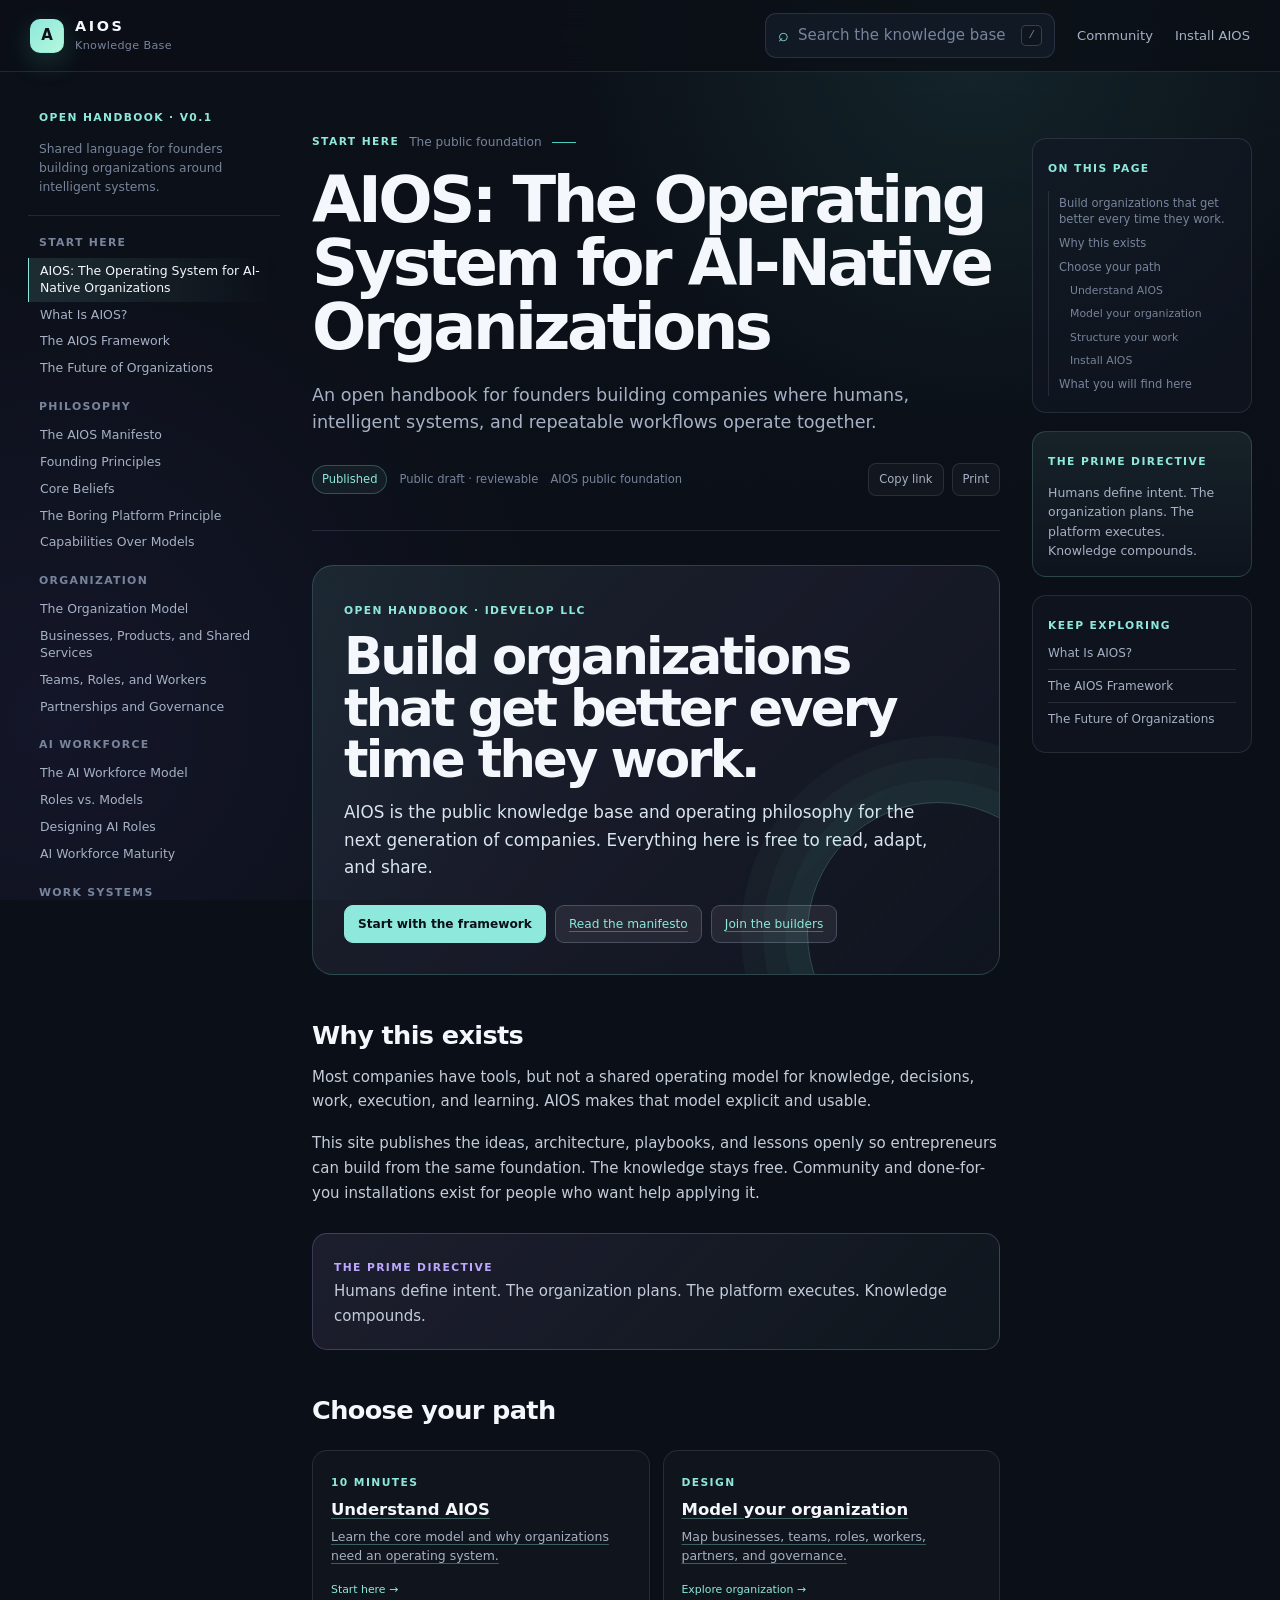
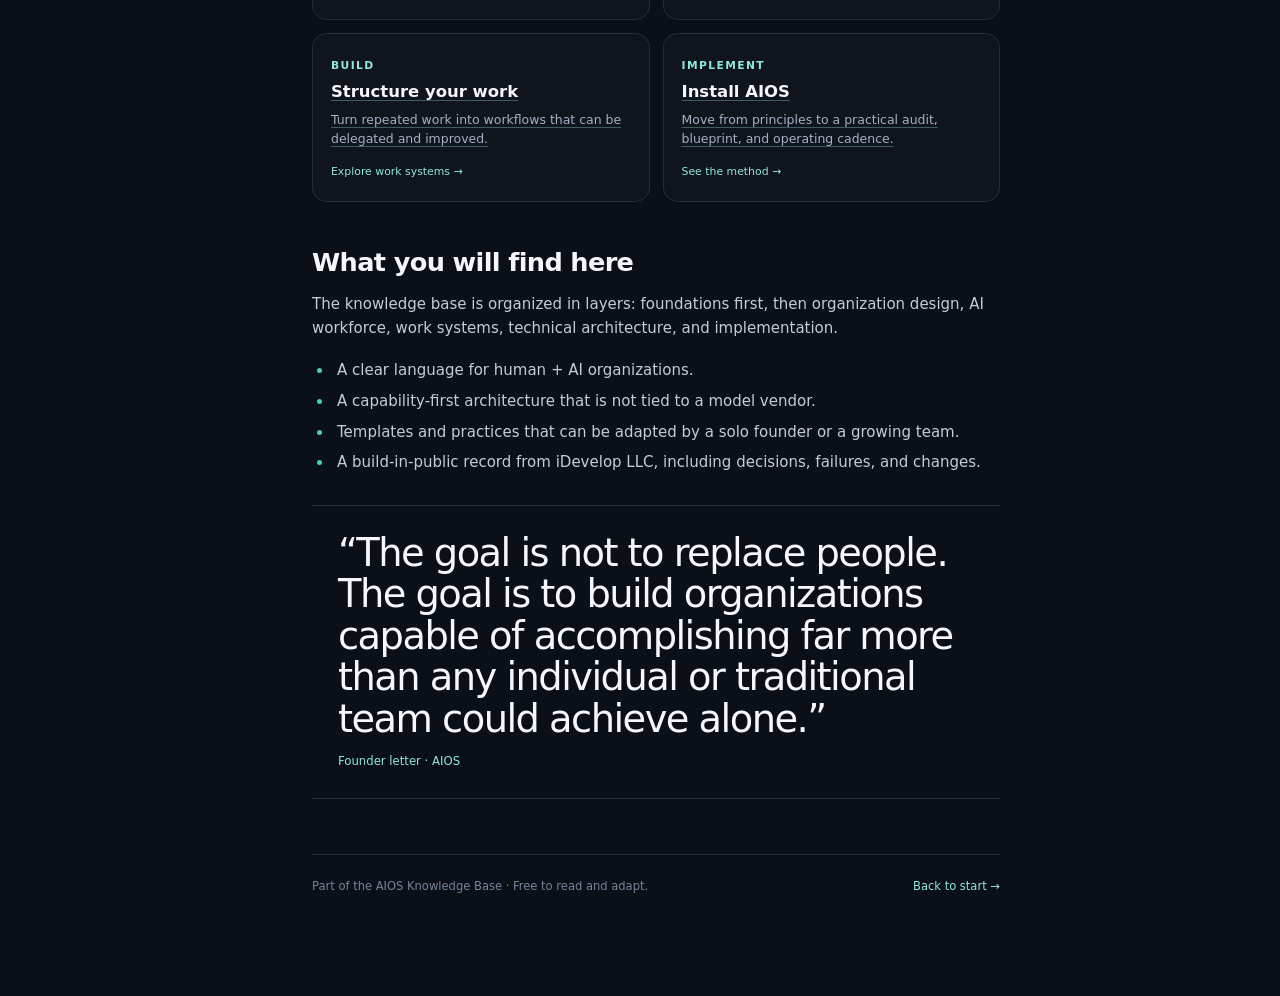
<file: index.html>
<!doctype html>
<html lang="en">
  <head>
    <meta charset="utf-8" />
    <meta name="viewport" content="width=device-width, initial-scale=1" />
    <meta name="description" content="The AIOS Knowledge Base: an open handbook for building AI-native organizations." />
    <meta name="theme-color" content="#0c1018" />
    <title>AIOS Knowledge Base</title>
    <link rel="canonical" href="https://ai.ryanshaw.xyz/" />
    <meta property="og:type" content="website" />
    <meta property="og:site_name" content="AIOS Knowledge Base" />
    <meta property="og:title" content="AIOS — The Operating System for AI-Native Organizations" />
    <meta property="og:description" content="An open handbook for founders building companies where humans, intelligent systems, and repeatable workflows operate together. Free to read, adapt, and share." />
    <meta property="og:url" content="https://ai.ryanshaw.xyz/" />
    <meta name="twitter:card" content="summary" />
    <meta name="twitter:title" content="AIOS — The Operating System for AI-Native Organizations" />
    <meta name="twitter:description" content="An open handbook for founders building AI-native organizations. Free to read, adapt, and share." />
    <link rel="icon" href="data:image/svg+xml,%3Csvg xmlns='http://www.w3.org/2000/svg' viewBox='0 0 64 64'%3E%3Crect width='64' height='64' rx='14' fill='%230c1018'/%3E%3Ctext x='32' y='44' font-family='Segoe UI,Arial,sans-serif' font-size='34' font-weight='700' fill='%237dd3fc' text-anchor='middle'%3EA%3C/text%3E%3C/svg%3E" />
    <script type="application/ld+json">
    {
      "@context": "https://schema.org",
      "@type": "WebSite",
      "name": "AIOS Knowledge Base",
      "url": "https://ai.ryanshaw.xyz/",
      "description": "An open handbook for building AI-native organizations.",
      "publisher": { "@type": "Organization", "name": "iDevelop LLC" }
    }
    </script>
    <link rel="stylesheet" href="styles.css" />
  </head>
  <body>
    <div class="site-bg" aria-hidden="true"></div>
    <header class="topbar">
      <a class="brand" href="#/welcome" aria-label="AIOS Knowledge Base home">
        <span class="brand-mark">A</span>
        <span>
          <strong>AIOS</strong>
          <small>Knowledge Base</small>
        </span>
      </a>
      <div class="topbar-actions">
        <button class="search-trigger" id="searchTrigger" type="button" aria-label="Search the knowledge base">
          <span class="search-icon">⌕</span>
          <span>Search the knowledge base</span>
          <kbd>/</kbd>
        </button>
        <a class="top-link" href="#/community">Community</a>
        <a class="top-link" href="#/installation-method">Install AIOS</a>
      </div>
    </header>

    <div class="layout">
      <aside class="sidebar" aria-label="Documentation navigation">
        <div class="sidebar-intro">
          <span class="eyebrow">Open handbook · v0.1</span>
          <p>Shared language for founders building organizations around intelligent systems.</p>
        </div>
        <nav id="nav" class="nav-tree"></nav>
        <div class="sidebar-footer">
          <span class="status-dot"></span>
          <span>Public foundation · July 2026</span>
        </div>
      </aside>

      <main id="app" class="content" tabindex="-1"></main>

      <aside class="right-rail" aria-label="Page tools">
        <div class="rail-card">
          <span class="eyebrow">On this page</span>
          <nav id="toc" class="toc"></nav>
        </div>
        <div class="rail-card accent-card">
          <span class="eyebrow">The prime directive</span>
          <p>Humans define intent. The organization plans. The platform executes. Knowledge compounds.</p>
        </div>
        <div class="rail-card">
          <span class="eyebrow">Keep exploring</span>
          <div id="related" class="related-links"></div>
        </div>
      </aside>
    </div>

    <div id="searchModal" class="search-modal" hidden>
      <div class="search-backdrop" data-close-search></div>
      <section class="search-dialog" role="dialog" aria-modal="true" aria-labelledby="searchTitle">
        <div class="search-dialog-head">
          <div>
            <span class="eyebrow">Knowledge search</span>
            <h2 id="searchTitle">Find your way through AIOS</h2>
          </div>
          <button class="icon-button" type="button" data-close-search aria-label="Close search">×</button>
        </div>
        <label class="search-input-wrap">
          <span class="search-icon">⌕</span>
          <input id="searchInput" type="search" placeholder="Try “AI workforce”, “knowledge”, or “founder leverage”" autocomplete="off" />
          <kbd>Esc</kbd>
        </label>
        <p class="search-hint">Search is local to this offline artifact. Results are ranked across every published page.</p>
        <div id="searchResults" class="search-results"></div>
      </section>
    </div>

    <script src="app.js"></script>
  </body>
</html>
</file>
<file: styles.css>
:root {
  --bg: #0b0f17;
  --panel: #121824;
  --panel-2: #151d2b;
  --panel-3: #0f1520;
  --line: rgba(177, 193, 221, 0.14);
  --line-strong: rgba(177, 193, 221, 0.25);
  --text: #f4f7fb;
  --muted: #a6b1c5;
  --muted-2: #77849b;
  --cyan: #8ee8dc;
  --cyan-strong: #49cdbc;
  --violet: #bca8ff;
  --amber: #ffd69b;
  --red: #ff9f9f;
  --green: #92e9b1;
  --shadow: 0 24px 80px rgba(0, 0, 0, 0.34);
  --radius: 18px;
  --max: 1540px;
  font-family: Inter, ui-sans-serif, system-ui, -apple-system, BlinkMacSystemFont, "Segoe UI", sans-serif;
}

* { box-sizing: border-box; }

html { scroll-behavior: smooth; }

body {
  margin: 0;
  min-width: 320px;
  background: var(--bg);
  color: var(--text);
  font-size: 15px;
  line-height: 1.65;
  -webkit-font-smoothing: antialiased;
}

button, input { font: inherit; }
button, a { -webkit-tap-highlight-color: transparent; }
a { color: inherit; text-decoration: none; }

.site-bg {
  position: fixed;
  inset: 0;
  z-index: -1;
  pointer-events: none;
  background:
    radial-gradient(circle at 76% 4%, rgba(77, 204, 190, 0.11), transparent 26rem),
    radial-gradient(circle at 4% 80%, rgba(129, 107, 255, 0.08), transparent 32rem),
    linear-gradient(180deg, #0c1018 0%, #0b0f17 65%, #0b0f17 100%);
}

.site-bg::before {
  content: "";
  position: absolute;
  inset: 0;
  opacity: 0.18;
  background-image: linear-gradient(rgba(255,255,255,0.04) 1px, transparent 1px), linear-gradient(90deg, rgba(255,255,255,0.04) 1px, transparent 1px);
  background-size: 44px 44px;
  mask-image: linear-gradient(180deg, black, transparent 76%);
}

.topbar {
  position: sticky;
  top: 0;
  z-index: 20;
  display: flex;
  align-items: center;
  justify-content: space-between;
  min-height: 72px;
  padding: 0 30px;
  background: rgba(11, 15, 23, 0.82);
  border-bottom: 1px solid var(--line);
  backdrop-filter: blur(20px);
}

.brand { display: inline-flex; align-items: center; gap: 11px; min-width: 220px; }
.brand-mark {
  display: grid;
  place-items: center;
  width: 34px;
  height: 34px;
  border: 1px solid rgba(142, 232, 220, 0.48);
  border-radius: 10px;
  color: var(--bg);
  font-weight: 900;
  background: linear-gradient(135deg, var(--cyan), #b4f8db);
  box-shadow: 0 8px 28px rgba(73, 205, 188, 0.22);
}
.brand strong { display: block; letter-spacing: 0.18em; font-size: 0.9rem; }
.brand small { display: block; margin-top: -2px; color: var(--muted-2); font-size: 0.7rem; letter-spacing: 0.03em; }
.topbar-actions { display: flex; align-items: center; gap: 22px; }
.top-link { color: var(--muted); font-size: 0.82rem; transition: color 160ms ease; }
.top-link:hover { color: var(--text); }

.search-trigger {
  display: flex;
  align-items: center;
  gap: 9px;
  min-width: 290px;
  padding: 9px 12px;
  border: 1px solid var(--line);
  border-radius: 11px;
  color: var(--muted-2);
  text-align: left;
  background: rgba(21, 29, 43, 0.76);
  cursor: pointer;
  transition: border 160ms ease, color 160ms ease, background 160ms ease;
}
.search-trigger:hover { color: var(--text); border-color: var(--line-strong); background: var(--panel-2); }
.search-icon { color: var(--cyan); font-size: 1.1rem; line-height: 1; }
kbd {
  margin-left: auto;
  padding: 1px 6px;
  border: 1px solid var(--line-strong);
  border-radius: 5px;
  color: var(--muted-2);
  font-size: 0.68rem;
  background: rgba(0, 0, 0, 0.16);
}

.layout {
  display: grid;
  grid-template-columns: 252px minmax(0, 1fr) 220px;
  gap: 32px;
  width: min(var(--max), calc(100% - 56px));
  margin: 0 auto;
}

.sidebar {
  position: sticky;
  top: 72px;
  height: calc(100vh - 72px);
  overflow-y: auto;
  padding: 32px 0 26px;
  scrollbar-width: thin;
  scrollbar-color: var(--line-strong) transparent;
}
.sidebar-intro { padding: 0 11px 18px; border-bottom: 1px solid var(--line); }
.sidebar-intro p { margin: 11px 0 0; color: var(--muted-2); font-size: 0.77rem; line-height: 1.55; }
.eyebrow { display: inline-block; color: var(--cyan); font-size: 0.67rem; font-weight: 800; letter-spacing: 0.13em; line-height: 1.3; text-transform: uppercase; }
.nav-tree { padding: 18px 0; }
.nav-section { margin-bottom: 16px; }
.nav-section-title { display: block; margin: 0 11px 6px; color: var(--muted-2); font-size: 0.68rem; font-weight: 800; letter-spacing: 0.12em; text-transform: uppercase; }
.nav-link { display: block; padding: 5px 11px; border-left: 1px solid transparent; border-radius: 0 8px 8px 0; color: var(--muted); font-size: 0.78rem; line-height: 1.35; transition: all 150ms ease; }
.nav-link:hover { color: var(--text); background: rgba(255,255,255,0.04); }
.nav-link.active { border-left-color: var(--cyan); color: var(--text); background: linear-gradient(90deg, rgba(142,232,220,0.13), transparent); }
.sidebar-footer { display: flex; align-items: center; gap: 8px; padding: 13px 11px; color: var(--muted-2); font-size: 0.67rem; border-top: 1px solid var(--line); }
.status-dot { display: inline-block; width: 7px; height: 7px; border-radius: 50%; background: var(--green); box-shadow: 0 0 0 4px rgba(146,233,177,0.1); }

.content { min-width: 0; padding: 60px 0 100px; }
.content:focus { outline: none; }
.article { max-width: 900px; margin: 0 auto; }
.article-header { padding-bottom: 34px; border-bottom: 1px solid var(--line); }
.article-kicker { display: flex; align-items: center; gap: 10px; margin-bottom: 17px; color: var(--muted-2); font-size: 0.76rem; }
.article-kicker::after { content: ""; width: 24px; height: 1px; background: var(--cyan-strong); }
.article h1 { max-width: 820px; margin: 0; font-size: clamp(2.3rem, 5vw, 4.8rem); line-height: 0.99; letter-spacing: -0.055em; }
.article-summary { max-width: 720px; margin: 23px 0 0; color: var(--muted); font-size: 1.1rem; line-height: 1.55; }
.meta-row { display: flex; align-items: center; gap: 12px; flex-wrap: wrap; margin-top: 26px; color: var(--muted-2); font-size: 0.72rem; }
.meta-pill { padding: 4px 9px; border: 1px solid rgba(142,232,220,0.25); border-radius: 99px; color: var(--cyan); background: rgba(142,232,220,0.06); }
.article-tools { display: flex; gap: 8px; margin-left: auto; }
.tool-button, .icon-button { border: 1px solid var(--line); border-radius: 8px; color: var(--muted); background: rgba(255,255,255,0.03); cursor: pointer; transition: all 150ms ease; }
.tool-button { padding: 6px 10px; font-size: 0.72rem; }
.tool-button:hover, .icon-button:hover { color: var(--text); border-color: var(--line-strong); background: rgba(255,255,255,0.07); }

.prose { padding-top: 34px; }
.prose h2 { margin: 46px 0 14px; color: var(--text); font-size: clamp(1.35rem, 2vw, 1.75rem); line-height: 1.15; letter-spacing: -0.025em; scroll-margin-top: 100px; }
.prose h3 { margin: 32px 0 10px; color: var(--cyan); font-size: 1rem; line-height: 1.25; scroll-margin-top: 100px; }
.prose p { max-width: 760px; margin: 0 0 17px; color: #c4ccda; }
.prose strong { color: var(--text); font-weight: 700; }
.prose em { color: var(--amber); }
.prose ul, .prose ol { max-width: 760px; margin: 0 0 20px; padding-left: 21px; color: #c4ccda; }
.prose li { margin: 6px 0; padding-left: 4px; }
.prose li::marker { color: var(--cyan-strong); }
.prose a { color: var(--cyan); text-decoration: underline; text-decoration-color: rgba(142,232,220,0.35); text-underline-offset: 3px; }
.prose a:hover { text-decoration-color: var(--cyan); }
.prose blockquote { max-width: 760px; margin: 24px 0; padding: 19px 22px; border-left: 2px solid var(--cyan); border-radius: 0 12px 12px 0; color: var(--text); font-size: 1.12rem; background: rgba(142,232,220,0.055); }
.prose pre { max-width: 820px; overflow: auto; margin: 21px 0; padding: 20px; border: 1px solid var(--line); border-radius: 14px; color: #d5f7eb; font: 0.8rem/1.7 "SFMono-Regular", Consolas, monospace; background: #0a1018; box-shadow: inset 0 1px rgba(255,255,255,0.03); }
.prose code { padding: 2px 5px; border-radius: 5px; color: #d5f7eb; font: 0.86em "SFMono-Regular", Consolas, monospace; background: rgba(142,232,220,0.09); }
.prose pre code { padding: 0; background: transparent; }
.prose table { width: 100%; max-width: 820px; margin: 22px 0; border-collapse: collapse; border: 1px solid var(--line); overflow: hidden; border-radius: 12px; font-size: 0.85rem; }
.prose th, .prose td { padding: 11px 13px; border-bottom: 1px solid var(--line); text-align: left; vertical-align: top; }
.prose th { color: var(--cyan); font-size: 0.72rem; letter-spacing: 0.08em; text-transform: uppercase; background: rgba(255,255,255,0.035); }
.prose tr:last-child td { border-bottom: 0; }
.callout { max-width: 820px; margin: 28px 0; padding: 20px 21px; border: 1px solid rgba(188,168,255,0.24); border-radius: 15px; background: linear-gradient(135deg, rgba(188,168,255,0.10), rgba(142,232,220,0.035)); }
.callout .eyebrow { color: var(--violet); }
.callout p:last-child { margin-bottom: 0; }
.numbered-card { display: grid; grid-template-columns: 36px 1fr; gap: 14px; max-width: 780px; margin: 13px 0; padding: 16px 16px 16px 13px; border: 1px solid var(--line); border-radius: 13px; background: rgba(255,255,255,0.025); }
.numbered-card .number { display: grid; place-items: center; width: 29px; height: 29px; border-radius: 50%; color: var(--bg); font-weight: 900; background: var(--cyan); }
.numbered-card p { margin-bottom: 0; }
.split-grid { display: grid; grid-template-columns: repeat(2, minmax(0, 1fr)); gap: 12px; max-width: 820px; margin: 22px 0; }
.mini-card { padding: 17px; border: 1px solid var(--line); border-radius: 14px; background: rgba(255,255,255,0.025); }
.mini-card h3 { margin-top: 0; }
.mini-card p { margin-bottom: 0; font-size: 0.9rem; }
.article-footer { display: flex; align-items: center; justify-content: space-between; gap: 20px; margin-top: 55px; padding-top: 22px; border-top: 1px solid var(--line); color: var(--muted-2); font-size: 0.72rem; }
.article-footer a { color: var(--cyan); }

.right-rail { padding-top: 66px; }
.rail-card { margin-bottom: 18px; padding: 16px 15px; border: 1px solid var(--line); border-radius: 14px; background: rgba(18,24,36,0.56); }
.rail-card p { margin: 10px 0 0; color: var(--muted); font-size: 0.78rem; line-height: 1.55; }
.accent-card { border-color: rgba(142,232,220,0.19); background: linear-gradient(180deg, rgba(142,232,220,0.09), rgba(18,24,36,0.58)); }
.toc { margin-top: 11px; }
.toc a { display: block; padding: 4px 0 4px 10px; border-left: 1px solid var(--line); color: var(--muted-2); font-size: 0.72rem; line-height: 1.4; }
.toc a:hover { border-left-color: var(--cyan); color: var(--text); }
.toc a.level-3 { padding-left: 21px; font-size: 0.68rem; }
.related-links a { display: block; padding: 8px 0; border-bottom: 1px solid var(--line); color: var(--muted); font-size: 0.75rem; line-height: 1.35; }
.related-links a:last-child { border-bottom: 0; }
.related-links a:hover { color: var(--cyan); }

.hero { position: relative; overflow: hidden; margin-bottom: 26px; padding: 31px; border: 1px solid rgba(142,232,220,0.2); border-radius: 21px; background: linear-gradient(135deg, rgba(142,232,220,0.1), rgba(188,168,255,0.075) 50%, rgba(18,24,36,0.65)); }
.hero::after { content: ""; position: absolute; right: -70px; bottom: -90px; width: 260px; height: 260px; border: 1px solid rgba(142,232,220,0.25); border-radius: 50%; box-shadow: 0 0 0 22px rgba(142,232,220,0.03), 0 0 0 44px rgba(142,232,220,0.03), 0 0 0 66px rgba(142,232,220,0.03); }
.hero p { max-width: 600px; margin: 14px 0 0; color: #d9e6ee; font-size: 1.05rem; }
.hero h2 { max-width: 680px; margin: 10px 0 0; font-size: clamp(2rem, 4vw, 3.8rem); line-height: 1; letter-spacing: -0.055em; }
.hero-actions { position: relative; z-index: 1; display: flex; gap: 9px; flex-wrap: wrap; margin-top: 23px; }
.button { display: inline-flex; align-items: center; justify-content: center; min-height: 37px; padding: 8px 13px; border: 1px solid var(--line-strong); border-radius: 9px; color: var(--text); font-size: 0.76rem; background: rgba(255,255,255,0.07); transition: all 150ms ease; }
.button.primary { border-color: var(--cyan); color: var(--bg); font-weight: 800; background: var(--cyan); }
.button:hover { transform: translateY(-1px); border-color: var(--cyan); }
.button.primary:hover { box-shadow: 0 9px 24px rgba(73,205,188,0.22); }
.section-grid { display: grid; grid-template-columns: repeat(2, minmax(0, 1fr)); gap: 13px; margin: 25px 0 36px; }
.section-card { display: block; min-height: 145px; padding: 18px; border: 1px solid var(--line); border-radius: 15px; background: rgba(255,255,255,0.025); transition: border 150ms ease, transform 150ms ease, background 150ms ease; }
.section-card:hover { transform: translateY(-2px); border-color: rgba(142,232,220,0.36); background: rgba(142,232,220,0.055); }
.section-card h3 { margin: 6px 0 8px; color: var(--text); font-size: 1.03rem; }
.section-card p { margin: 0; color: var(--muted); font-size: 0.78rem; line-height: 1.5; }
.section-card .card-count { display: inline-block; margin-top: 15px; color: var(--cyan); font-size: 0.68rem; }
.quote-panel { margin: 30px 0; padding: 26px; border-top: 1px solid rgba(255,255,255,0.13); border-bottom: 1px solid rgba(255,255,255,0.13); }
.quote-panel p { margin: 0; color: var(--text); font-size: clamp(1.4rem, 3vw, 2.5rem); letter-spacing: -0.04em; line-height: 1.08; }
.quote-panel small { display: block; margin-top: 13px; color: var(--cyan); font-size: 0.73rem; }

.search-modal[hidden] { display: none; }
.search-modal { position: fixed; inset: 0; z-index: 40; display: grid; place-items: start center; padding-top: 11vh; }
.search-backdrop { position: absolute; inset: 0; background: rgba(3, 6, 11, 0.75); backdrop-filter: blur(10px); }
.search-dialog { position: relative; width: min(680px, calc(100% - 30px)); max-height: 78vh; overflow: auto; padding: 21px; border: 1px solid var(--line-strong); border-radius: 17px; background: #121824; box-shadow: var(--shadow); }
.search-dialog-head { display: flex; align-items: flex-start; justify-content: space-between; gap: 20px; }
.search-dialog h2 { margin: 8px 0 0; font-size: 1.35rem; letter-spacing: -0.03em; }
.icon-button { width: 31px; height: 31px; font-size: 1.25rem; line-height: 1; }
.search-input-wrap { display: flex; align-items: center; gap: 10px; margin-top: 20px; padding: 0 12px; border: 1px solid var(--line-strong); border-radius: 10px; background: #0d141e; }
.search-input-wrap input { width: 100%; padding: 13px 0; border: 0; outline: 0; color: var(--text); background: transparent; }
.search-input-wrap input::placeholder { color: var(--muted-2); }
.search-hint { margin: 11px 0 0; color: var(--muted-2); font-size: 0.73rem; }
.search-results { margin-top: 19px; }
.search-empty { padding: 22px 0; color: var(--muted-2); font-size: 0.8rem; }
.search-result { display: block; margin: 8px 0; padding: 13px; border: 1px solid var(--line); border-radius: 11px; background: rgba(255,255,255,0.025); }
.search-result:hover { border-color: rgba(142,232,220,0.4); background: rgba(142,232,220,0.055); }
.search-result .result-section { color: var(--cyan); font-size: 0.65rem; font-weight: 800; letter-spacing: 0.1em; text-transform: uppercase; }
.search-result h3 { margin: 4px 0 4px; color: var(--text); font-size: 0.95rem; }
.search-result p { margin: 0; color: var(--muted); font-size: 0.76rem; line-height: 1.45; }

@media (max-width: 1180px) {
  .layout { grid-template-columns: 220px minmax(0, 1fr); }
  .right-rail { display: none; }
}

@media (max-width: 780px) {
  .topbar { min-height: 64px; padding: 0 15px; }
  .topbar-actions { gap: 8px; }
  .top-link { display: none; }
  .search-trigger { min-width: 0; width: 40px; height: 38px; justify-content: center; padding: 0; }
  .search-trigger span:not(.search-icon), .search-trigger kbd { display: none; }
  .layout { display: block; width: min(100% - 28px, 720px); }
  .sidebar { position: static; height: auto; padding: 18px 0 0; }
  .sidebar-intro { padding: 0 0 14px; }
  .sidebar-intro p { max-width: 530px; }
  .nav-tree { display: flex; gap: 7px; overflow-x: auto; padding: 13px 0 14px; scrollbar-width: none; }
  .nav-section { flex: 0 0 auto; margin: 0; }
  .nav-section-title { display: none; }
  .nav-section .nav-link { display: none; }
  .nav-section:first-child .nav-link:first-of-type, .nav-section:nth-child(2) .nav-link:first-of-type, .nav-section:nth-child(3) .nav-link:first-of-type, .nav-section:nth-child(4) .nav-link:first-of-type, .nav-section:nth-child(5) .nav-link:first-of-type, .nav-section:nth-child(6) .nav-link:first-of-type, .nav-section:nth-child(7) .nav-link:first-of-type, .nav-section:nth-child(8) .nav-link:first-of-type, .nav-section:nth-child(9) .nav-link:first-of-type { display: block; border: 1px solid var(--line); border-radius: 999px; padding: 6px 10px; white-space: nowrap; font-size: 0.68rem; }
  .sidebar-footer { display: none; }
  .content { padding: 30px 0 70px; }
  .article h1 { font-size: clamp(2.35rem, 14vw, 4rem); }
  .article-summary { font-size: 0.98rem; }
  .article-tools { width: 100%; margin-left: 0; }
  .section-grid, .split-grid { grid-template-columns: 1fr; }
  .hero { padding: 23px; }
}

@media print {
  .topbar, .sidebar, .right-rail, .article-tools, .search-modal { display: none !important; }
  body { background: white; color: black; }
  .layout { display: block; width: auto; margin: 0; }
  .content { padding: 0; }
  .article { max-width: none; }
  .article h1, .prose h2, .prose h3, .prose p, .prose li { color: black; }
}
</file>
